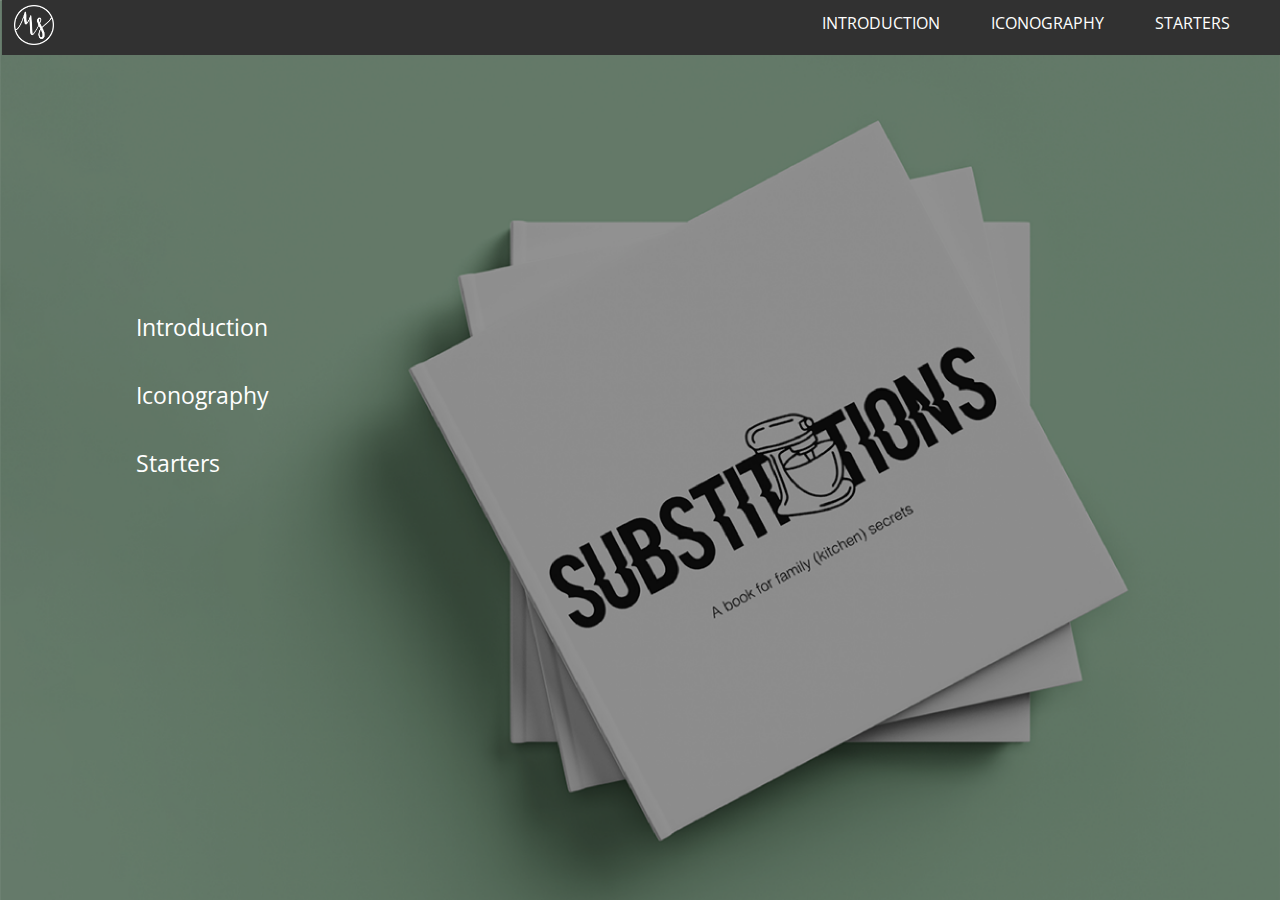
<file: substitutions/index.html>
<!DOCTYPE html>
<html>
	<head>
		<!-- Global site tag (gtag.js) - Google Analytics -->
		<script async src="https://www.googletagmanager.com/gtag/js?id=UA-165879509-1"></script>

		<meta charset="UTF-8">
 		<meta name="viewport" content="width=device-width, initial-scale=1">

		<!-- CSS Files -->
		<link rel="stylesheet" href="css/style.css" />

		<!-- Font Files -->
		<link href="https://fonts.googleapis.com/css?family=Montserrat|Open+Sans:300&display=swap" rel="stylesheet">
		
		<title>Substitutions</title>
		<style>
			.links a {
				color: white;
				font-size: 23px;
				font-family: "Open Sans", sans-serif;
				text-decoration: none;
			}
			.links a:hover {
				color: gainsboro;
			}
			body {
				background-image: url("images/book.png");
				height: 100%; 
				background-repeat: no-repeat;
				background-size: cover;
			}
		</style>
	</head>
	
	<body>
		<!-- Navigation -->
		<div class="nav">
			<a href="index.html" alt="home"><img src="images/logo.png" class="icon"></a>
			<a href="starters.html" class="navlink">STARTERS</a>
			<a href="iconography.html" alt="resume" class="navlink">ICONOGRAPHY</a>
			<a href="introduction.html" alt="contact" class="navlink">INTRODUCTION</a>
		</div>

		<div class="links">
			<p class="home-link"><a href="introduction.html">Introduction</a><br>
			<br><br>
			<a href="iconography.html">Iconography</a><br>
			<br><br>
			<a href="starters.html">Starters</a><br>
			</p>
		</div>
		

	</body>
</file>
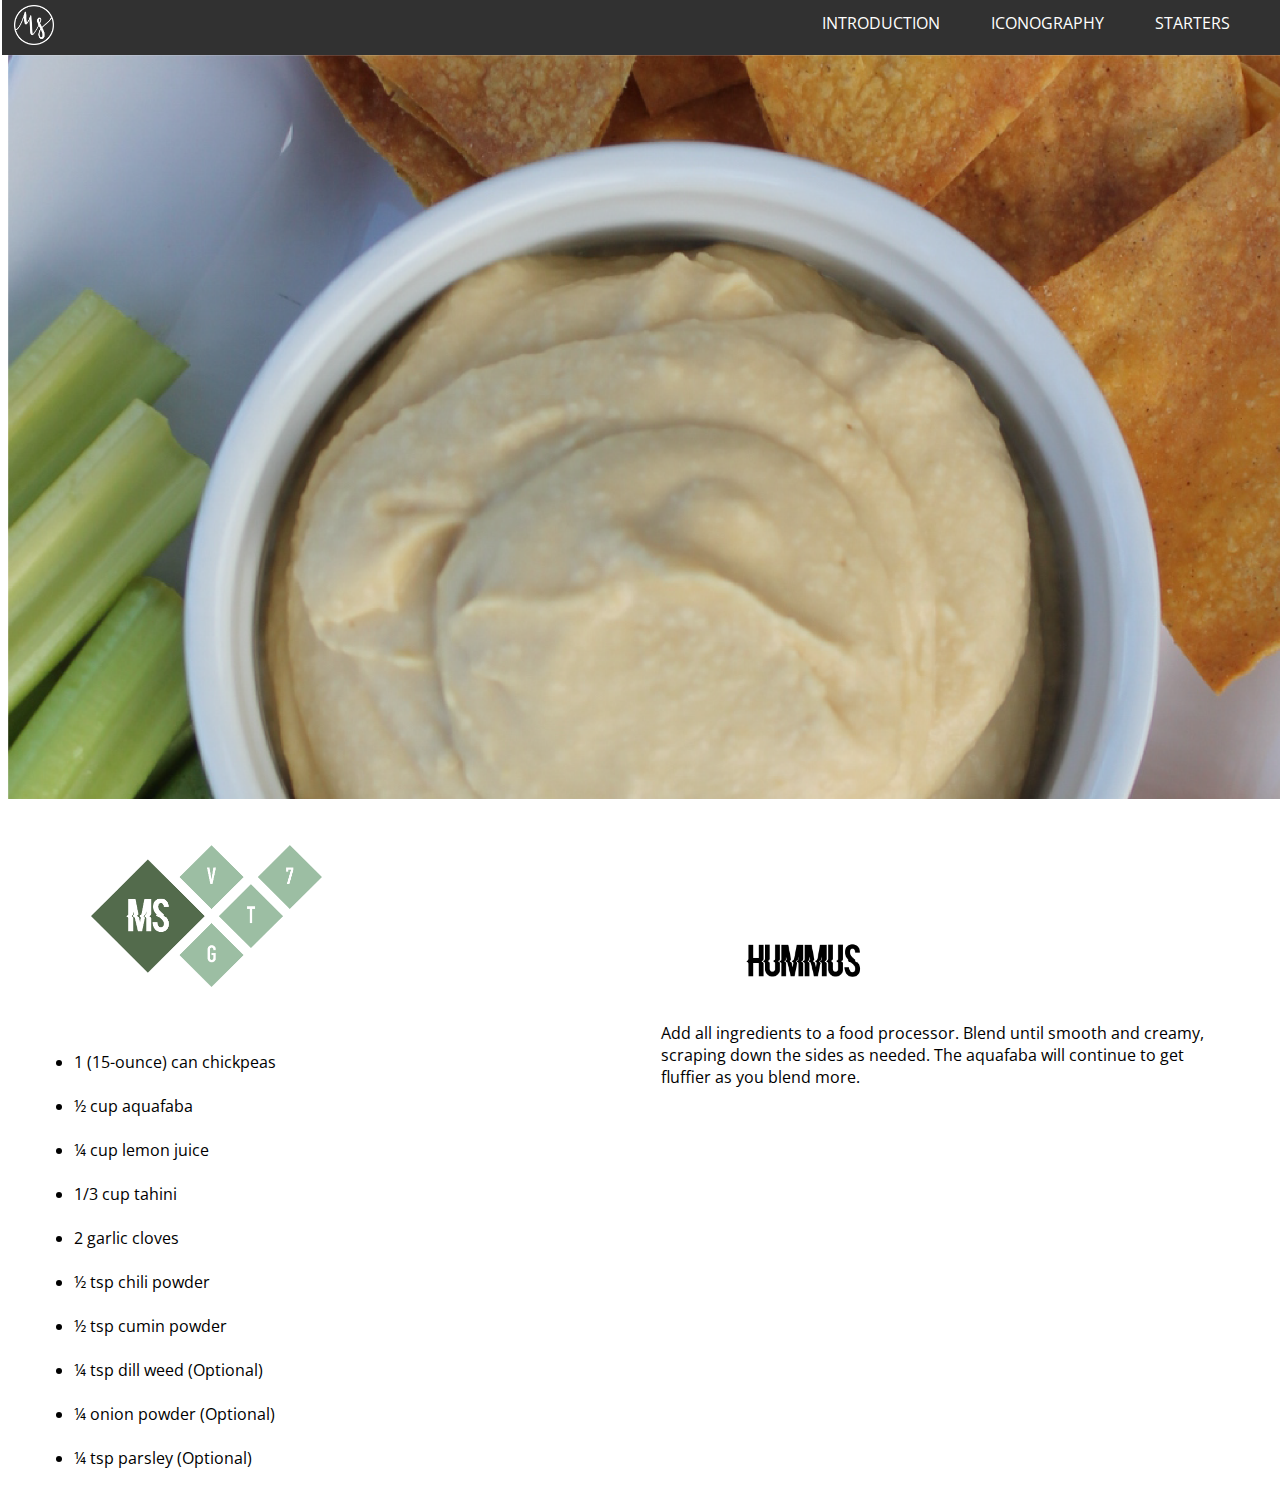
<file: substitutions/hummus.html>
<!DOCTYPE html>
<html>
	<head>
		<!-- Global site tag (gtag.js) - Google Analytics -->
		<script async src="https://www.googletagmanager.com/gtag/js?id=UA-165879509-1"></script>

		<meta charset="UTF-8">
 		<meta name="viewport" content="width=device-width, initial-scale=1">

		<!-- CSS Files -->
		<link rel="stylesheet" href="css/style.css" />

		<!-- Font Files -->
		<link href="https://fonts.googleapis.com/css?family=Montserrat|Open+Sans:300&display=swap" rel="stylesheet">
		
		<title>Substitutions – Hummus</title>
		<style>
			.links a {
				color: white;
				font-size: 23px;
				font-family: "Open Sans", sans-serif;
				text-decoration: none;
			}
			.links a:hover {
				color: gainsboro;
			}
		</style>
	</head>
	<body>
		<!-- Navigation -->
		<div class="nav">
			<a href="index.html" alt="home"><img src="images/logo.png" class="icon"></a>
			<a href="starters.html" class="navlink">STARTERS</a>
			<a href="iconography.html" alt="resume" class="navlink">ICONOGRAPHY</a>
			<a href="introduction.html" alt="contact" class="navlink">INTRODUCTION</a>
		</div>

		<img src="images/hummusbig.png" style="width:100%;">

		<div style="background-color:white; margin-top: -30%; z-index:1; position:relative; padding-bottom:50%">
			<div class="row">
				<div class="column">
					<img src="images/hummusicon.png" style="width: 40%; margin-left:10%; margin-top: 8%">
					<ul class="ingredients">
						<br>
						<br>
						<li>1 (15-ounce) can chickpeas</li>
						<br>
						<li>½ cup aquafaba</li>
						<br>
						<li>¼ cup lemon juice</li>
						<br>
						<li>1/3 cup tahini</li>
						<br>
						<li>2 garlic cloves</li>
						<br>
						<li>½ tsp chili powder</li>
						<br>
						<li>½ tsp cumin powder</li>
						<br>
						<li>¼ tsp dill weed (Optional)</li>
						<br>
						<li>¼ onion powder (Optional)</li>
						<br>
						<li>¼ tsp parsley (Optional)</li>	
					</ul>

				</div>

				<div class="column">
					<img src="images/hummustitle.png" class="food-heading">
					<p class="ingredients">
					<br>
					Add all ingredients to a food processor. Blend until smooth and creamy, scraping down the sides as needed. The aquafaba will continue to get fluffier as you blend more. 
					</p>

				</div>

			</div>
		</div>

	</body>
</file>
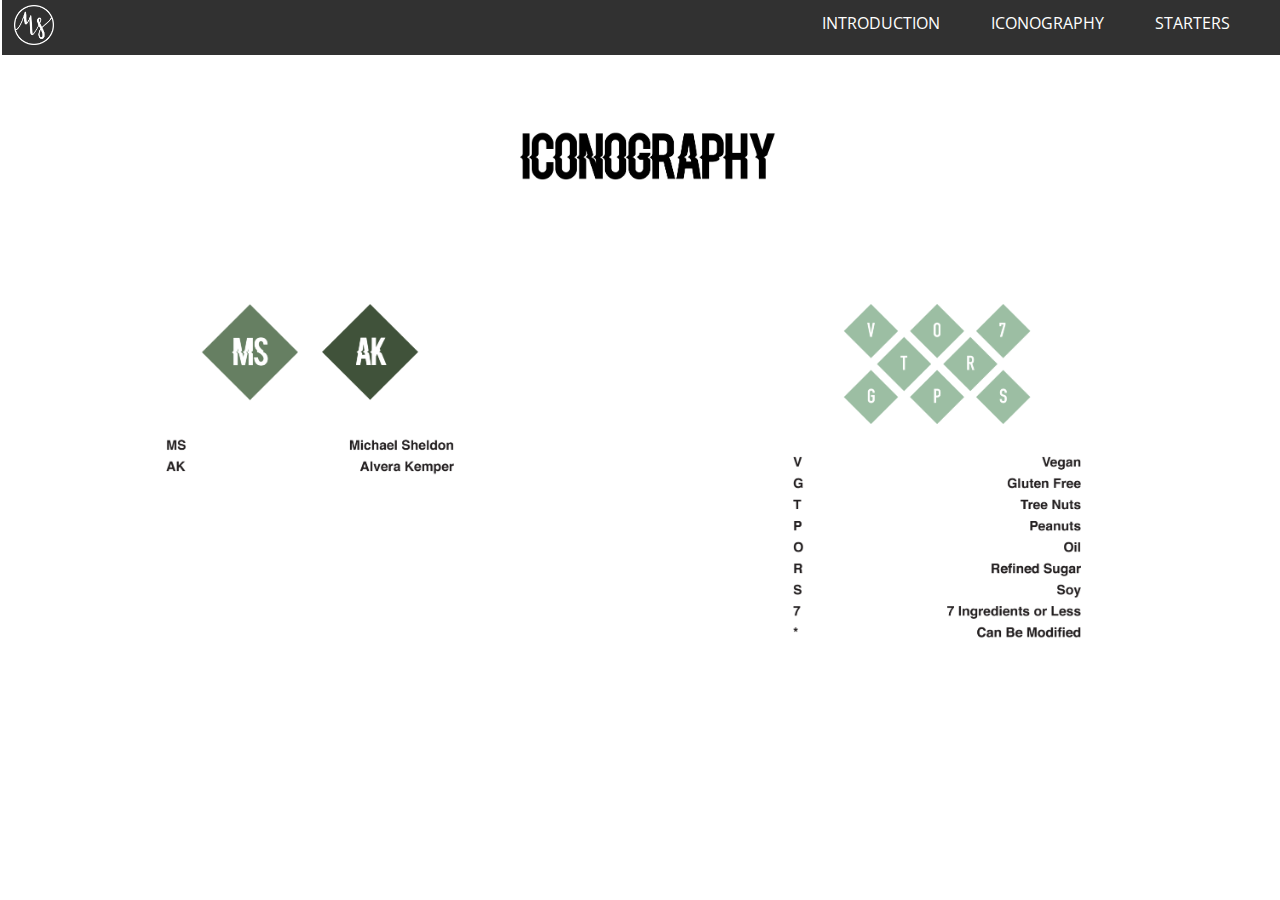
<file: substitutions/iconography.html>
<!DOCTYPE html>
<html>
	<head>
		<!-- Global site tag (gtag.js) - Google Analytics -->
		<script async src="https://www.googletagmanager.com/gtag/js?id=UA-165879509-1"></script>
		
		<meta charset="UTF-8">
 		<meta name="viewport" content="width=device-width, initial-scale=1">

		<!-- CSS Files -->
		<link rel="stylesheet" href="css/style.css" />

		<!-- Font Files -->
		<link href="https://fonts.googleapis.com/css?family=Montserrat|Open+Sans:300&display=swap" rel="stylesheet">
		
		<title>Substitutions – Iconography</title>
	</head>
	
	<body>
		<!-- Navigation -->
		<div class="nav">
			<a href="index.html" alt="home"><img src="images/logo.png" class="icon"></a>
			<a href="starters.html" class="navlink">STARTERS</a>
			<a href="iconography.html" alt="resume" class="navlink">ICONOGRAPHY</a>
			<a href="introduction.html" alt="contact" class="navlink">INTRODUCTION</a>
		</div>

		<div class="row">
			<img src="images/iconography.png" class="heading">
			<div class="column">
				<img src="images/msak.png" class="icons">
			</div>

			<div class="column">
				<img src="images/icons.png" class="icons">
			</div>
		</div>

	</body>
</file>
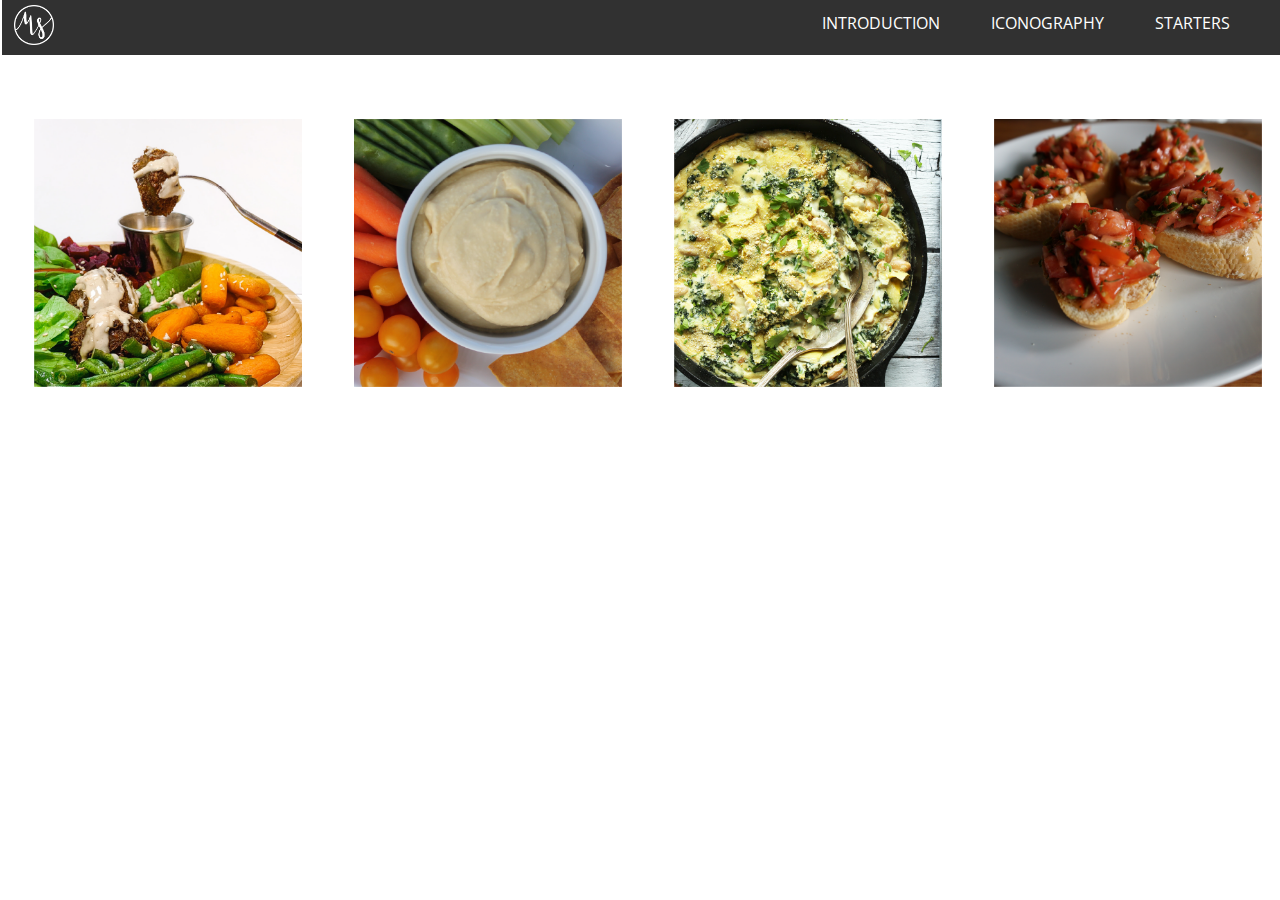
<file: substitutions/starters.html>
<!DOCTYPE html>
<html>
	<head>
		<!-- Global site tag (gtag.js) - Google Analytics -->
		<script async src="https://www.googletagmanager.com/gtag/js?id=UA-165879509-1"></script>
		
		<meta charset="UTF-8">
 		<meta name="viewport" content="width=device-width, initial-scale=1">

		<!-- CSS Files -->
		<link rel="stylesheet" href="css/style.css" />

		<!-- Font Files -->
		<link href="https://fonts.googleapis.com/css?family=Montserrat|Open+Sans:300&display=swap" rel="stylesheet">
		
		<title>Substitutions – Starters</title>
	</head>
	
	<body>
		<!-- Navigation -->
		<div class="nav">
			<a href="index.html" alt="home"><img src="images/logo.png" class="icon"></a>
			<a href="starters.html" class="navlink">STARTERS</a>
			<a href="iconography.html" alt="resume" class="navlink">ICONOGRAPHY</a>
			<a href="introduction.html" alt="contact" class="navlink">INTRODUCTION</a>
		</div>

		<div class="row">
				<div class="col container">
					<img src="images/falafel.png" class="food-image">
					<div class="overlay">
						<a href="falafel.html"><p class="food-text">Falafel</p></a>
					</div>
			</a>
			</div>
			<div class="col container">
				<img src="images/hummus.png" class="food-image"></a>
				<div class="overlay">	
				<a href="hummus.html"><p class="food-text">Hummus</p></a>
				</div>
			</div>
			</a>
			<a href="">
			<div class="col container">
				<img src="images/artichoke.png" class="food-image"></a>
				<div class="overlay">
					<a href="artichoke.html"><p class="food-text">Artichoke Dip</p></a>
				</div>
			</div>
			</a>
			<a href="">
			<div class="col container">
				<img src="images/bruschetta.png" class="food-image"></a>
				<div class="overlay">
					<a href="bruschetta.html"><p class="food-text">Bruschetta</p></a>
				</div>
			</div>
			</a>
		</div>
	</body>
</file>
<file: substitutions/css/style.css>
a {
	cursor: pointer;
}

body {
	width: 100%;
	top: 0%;
	left: 0%;
}

.col {
	width: 21%;
	float: left;
	margin-top: 5%;
	margin-left: 2%;
	margin-right: 2%;
}

.column {
	width: 45%;
	margin-left: 2%;
	margin-right: 2%;
	float: left;
}

.container {
	position: relative;
}

.food-image {
	width: 100%;
}

.food-image:hover {
	filter:brightness(60%);
}

.overlay {
  position: absolute;
  top: 0;
  bottom: 0;
  left: 0;
  right: 0;
  height: 100%;
  width: 100%;
  opacity: 0;
  transition: .5s ease;
  background-color: #313131;
}

.container:hover .overlay {
  opacity: 1;
}

.food-text {
  color: white;
  font-size: 20px;
  position: absolute;
  top: 38.5%;
  left: 50%;
  -webkit-transform: translate(-50%, -50%);
  -ms-transform: translate(-50%, -50%);
  transform: translate(-50%, -50%);
  text-align: center;
  font-family: "Open Sans", sans-serif;
  font-size: 2rem;
}

.food-heading {
	width: 40%;
	margin-left: 5%;
	margin-top: 25%;
}

.heading {
	width: 20%;
	margin-left: 40%;
	margin-top: 6%;
}

.home-link {
	color: white;
	font-size: 16px;
	margin-top: 5%;
}

.icon {
	width: 40px;
	height: 40px;
	padding-left: 12px;
	padding-top: 5px;
}

.icons {
	width: 50%;
	margin-left:23%;
	margin-top: 20%;
}

.ingredients {
	font-family: "Open Sans", open-sans;
}

.links {
	margin-left: 10%;
	margin-top: 20%;
}

.nav {
	background-color: #313131;
	height: 55px;
	width: 100%;
	margin-top: -0.65%;
	margin-left: -0.5%;
}

.navlink {
	color: white;
	text-decoration: none;
	float: right;
	margin-right: 4%;
	margin-top: 1%;
	font-family: "Open Sans", sans-serif;
}
</file>
